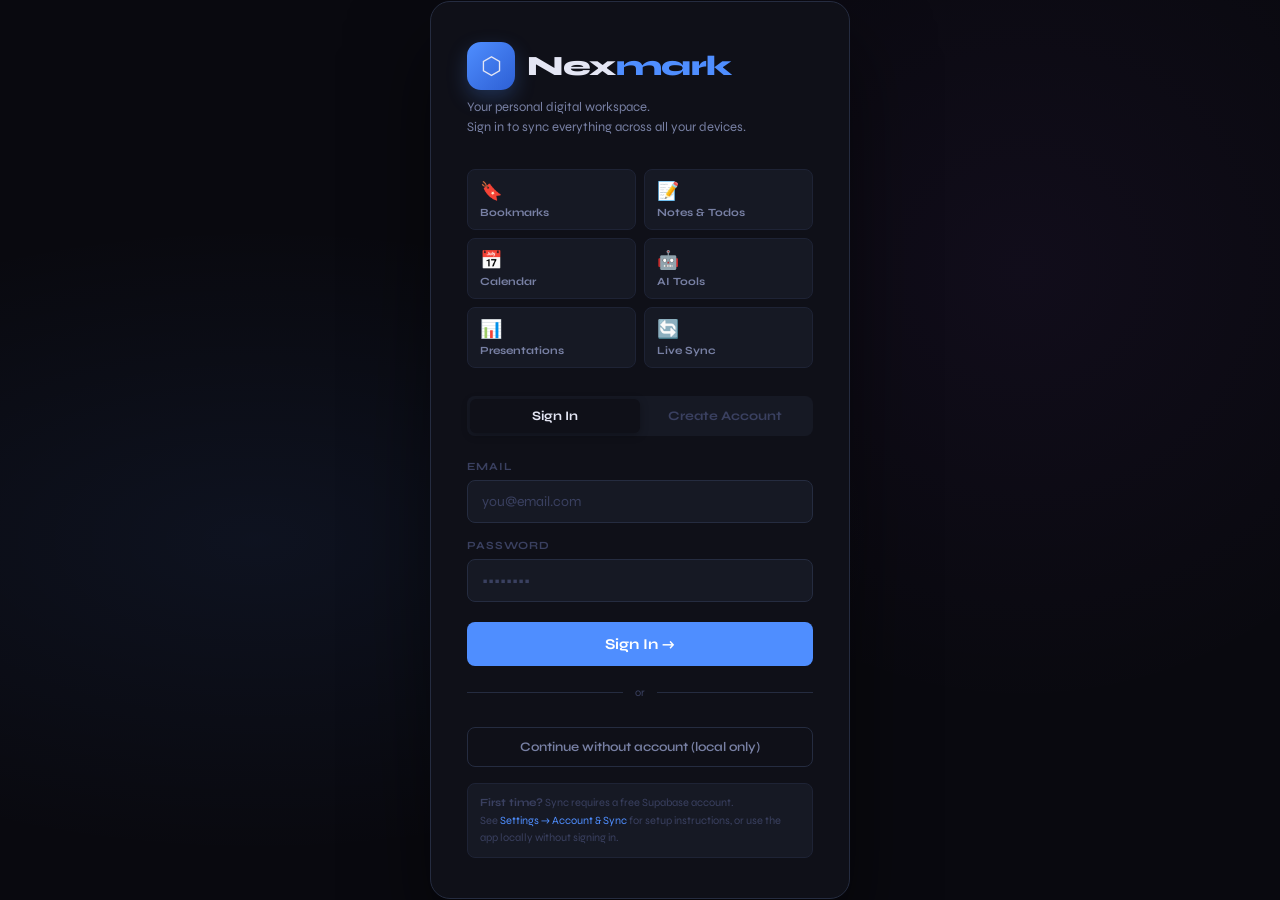
<file: login.html>
<!DOCTYPE html>
<html lang="en">
<head>
<meta charset="UTF-8"/>
<meta name="viewport" content="width=device-width, initial-scale=1.0"/>
<title>Nexmark — Sign In</title>
<link rel="preconnect" href="https://fonts.googleapis.com"/>
<link href="https://fonts.googleapis.com/css2?family=Syne:wght@400;600;700;800&family=Fira+Code:wght@400;500&display=swap" rel="stylesheet"/>
<style>
:root{
  --bg:#09090f;--bg2:#0f1018;--bg3:#161924;--bg4:#1c2133;
  --border:#1e2335;--border2:#252c40;
  --text:#e4e6f4;--text2:#7880a4;--text3:#3a4060;
  --accent:#4f8eff;--accent2:#2d5fd4;
  --green:#22d3a0;--red:#ff4f6e;
  --font:'Syne',sans-serif;--mono:'Fira Code',monospace;
  --r:12px;--r-sm:8px;--t:.16s cubic-bezier(.4,0,.2,1);
}
*,*::before,*::after{margin:0;padding:0;box-sizing:border-box}
html,body{height:100%;font-family:var(--font);background:var(--bg);color:var(--text)}
body{
  display:flex;align-items:center;justify-content:center;
  min-height:100vh;overflow-y:auto;padding:20px;
  background-image:
    radial-gradient(ellipse 70% 50% at 20% 60%,rgba(79,142,255,.07) 0%,transparent 70%),
    radial-gradient(ellipse 50% 70% at 80% 30%,rgba(168,85,247,.05) 0%,transparent 70%);
}

.card{
  width:100%;max-width:420px;
  background:var(--bg2);border:1px solid var(--border2);
  border-radius:20px;padding:40px 36px;
  box-shadow:0 40px 80px rgba(0,0,0,.5);
}
.logo{display:flex;align-items:center;gap:12px;margin-bottom:8px}
.logo-mark{
  width:48px;height:48px;border-radius:14px;
  background:linear-gradient(135deg,var(--accent),var(--accent2));
  display:flex;align-items:center;justify-content:center;
  font-size:24px;box-shadow:0 8px 20px rgba(79,142,255,.25);
}
.logo-text{font-size:28px;font-weight:800;letter-spacing:-.5px}
.logo-text span{color:var(--accent)}
.tagline{font-size:13px;color:var(--text2);margin-bottom:32px;line-height:1.5}
.tabs{display:flex;gap:0;margin-bottom:24px;background:var(--bg3);border-radius:var(--r-sm);padding:3px}
.tab{
  flex:1;padding:9px;text-align:center;border-radius:6px;
  font-size:13px;font-weight:700;cursor:pointer;
  transition:all var(--t);color:var(--text3);background:transparent;border:none;font-family:var(--font);
}
.tab.active{background:var(--bg2);color:var(--text);box-shadow:0 2px 8px rgba(0,0,0,.3)}
.form-group{margin-bottom:16px}
label{display:block;font-size:11px;font-weight:700;color:var(--text3);text-transform:uppercase;letter-spacing:.08em;margin-bottom:7px}
input{
  width:100%;background:var(--bg3);border:1px solid var(--border2);
  border-radius:var(--r-sm);padding:12px 14px;color:var(--text);
  font-family:var(--font);font-size:14px;outline:none;
  transition:border-color var(--t);
}
input:focus{border-color:var(--accent)}
input::placeholder{color:var(--text3)}
.btn{
  width:100%;padding:13px;border-radius:var(--r-sm);border:none;
  font-family:var(--font);font-size:15px;font-weight:700;
  cursor:pointer;transition:all var(--t);margin-top:4px;
}
.btn-primary{background:var(--accent);color:#fff}
.btn-primary:hover:not(:disabled){background:var(--accent2);transform:translateY(-1px);box-shadow:0 8px 24px rgba(79,142,255,.3)}
.btn-primary:disabled{opacity:.6;cursor:not-allowed}
.divider{display:flex;align-items:center;gap:12px;color:var(--text3);font-size:11px;margin:20px 0}
.divider::before,.divider::after{content:'';flex:1;height:1px;background:var(--border2)}
.error-msg{color:var(--red);font-size:13px;margin-top:10px;padding:10px 12px;background:rgba(255,79,110,.08);border-radius:var(--r-sm);border:1px solid rgba(255,79,110,.2);display:none}
.success-msg{color:var(--green);font-size:13px;margin-top:10px;padding:10px 12px;background:rgba(34,211,160,.08);border-radius:var(--r-sm);border:1px solid rgba(34,211,160,.2);display:none}
.loading{display:none;text-align:center;color:var(--text2);font-size:13px;padding:10px 0}
.spin{animation:spin 1s linear infinite;display:inline-block}
@keyframes spin{from{transform:rotate(0deg)}to{transform:rotate(360deg)}}
.features{display:grid;grid-template-columns:1fr 1fr;gap:8px;margin-bottom:28px}
.feature{background:var(--bg3);border-radius:var(--r-sm);padding:10px 12px;border:1px solid var(--border)}
.feature-icon{font-size:18px;margin-bottom:4px}
.feature-name{font-size:11px;font-weight:700;color:var(--text2)}
.setup-note{font-size:11px;color:var(--text3);line-height:1.6;margin-top:16px;padding:10px 12px;background:var(--bg3);border-radius:var(--r-sm);border:1px solid var(--border)}
.setup-note a{color:var(--accent);text-decoration:none}
.setup-note code{background:var(--bg4);padding:1px 4px;border-radius:3px;font-family:var(--mono);font-size:10px}
.offline-btn{
  width:100%;padding:11px;border-radius:var(--r-sm);
  background:transparent;border:1px solid var(--border2);
  color:var(--text2);font-family:var(--font);font-size:13px;font-weight:600;
  cursor:pointer;transition:all var(--t);margin-top:8px;
}
.offline-btn:hover{background:var(--bg3);color:var(--text);border-color:var(--accent)}
.page-hidden{display:none}
</style>
</head>
<body>
<div class="card">
  <!-- Logo -->
  <div class="logo">
    <div class="logo-mark">⬡</div>
    <div class="logo-text">Nex<span>mark</span></div>
  </div>
  <div class="tagline">Your personal digital workspace.<br/>Sign in to sync everything across all your devices.</div>

  <!-- Feature highlights -->
  <div class="features">
    <div class="feature"><div class="feature-icon">🔖</div><div class="feature-name">Bookmarks</div></div>
    <div class="feature"><div class="feature-icon">📝</div><div class="feature-name">Notes & Todos</div></div>
    <div class="feature"><div class="feature-icon">📅</div><div class="feature-name">Calendar</div></div>
    <div class="feature"><div class="feature-icon">🤖</div><div class="feature-name">AI Tools</div></div>
    <div class="feature"><div class="feature-icon">📊</div><div class="feature-name">Presentations</div></div>
    <div class="feature"><div class="feature-icon">🔄</div><div class="feature-name">Live Sync</div></div>
  </div>

  <!-- Auth tabs -->
  <div class="tabs">
    <button class="tab active" id="tab-signin" onclick="switchAuthTab('signin')">Sign In</button>
    <button class="tab" id="tab-signup" onclick="switchAuthTab('signup')">Create Account</button>
  </div>

  <!-- Sign In form -->
  <div id="form-signin">
    <div class="form-group">
      <label>Email</label>
      <input type="email" id="signin-email" placeholder="you@email.com" autocomplete="email"/>
    </div>
    <div class="form-group">
      <label>Password</label>
      <input type="password" id="signin-password" placeholder="••••••••" autocomplete="current-password"
             onkeydown="if(event.key==='Enter')doSignIn()"/>
    </div>
    <button class="btn btn-primary" id="signin-btn" onclick="doSignIn()">Sign In →</button>
    <div class="error-msg" id="signin-error"></div>
    <div class="loading" id="signin-loading"><span class="spin">⚙️</span> Signing in…</div>
  </div>

  <!-- Sign Up form -->
  <div id="form-signup" class="page-hidden">
    <div class="form-group">
      <label>Display Name</label>
      <input type="text" id="signup-name" placeholder="Your name" autocomplete="name"/>
    </div>
    <div class="form-group">
      <label>Email</label>
      <input type="email" id="signup-email" placeholder="you@email.com" autocomplete="email"/>
    </div>
    <div class="form-group">
      <label>Password <span style="color:var(--text3);font-weight:400;text-transform:none">(min 6 chars)</span></label>
      <input type="password" id="signup-password" placeholder="Choose a password" autocomplete="new-password"
             onkeydown="if(event.key==='Enter')doSignUp()"/>
    </div>
    <button class="btn btn-primary" id="signup-btn" onclick="doSignUp()">Create Account →</button>
    <div class="error-msg" id="signup-error"></div>
    <div class="success-msg" id="signup-success"></div>
    <div class="loading" id="signup-loading"><span class="spin">⚙️</span> Creating account…</div>
  </div>

  <div class="divider">or</div>
  <button class="offline-btn" onclick="useOffline()">Continue without account (local only)</button>

  <div class="setup-note">
    <strong>First time?</strong> Sync requires a free Supabase account.<br/>
    See <a href="index.html#settings" onclick="useOffline()">Settings → Account & Sync</a> for setup instructions, or use the app locally without signing in.
  </div>
</div>

<script>
// ── Config — reads saved Supabase credentials ──
let SBC = null;

async function initSupabase(){
  const url = localStorage.getItem('nx_sb_url');
  const key = localStorage.getItem('nx_sb_anon');
  if(!url || !key) return false;

  if(!window.supabase){
    await new Promise((res,rej)=>{
      const s=document.createElement('script');
      s.src='https://cdn.jsdelivr.net/npm/@supabase/supabase-js@2/dist/umd/supabase.js';
      s.onload=res;s.onerror=rej;
      document.head.appendChild(s);
    });
  }
  SBC = supabase.createClient(url, key);
  return true;
}

// Check if already signed in on load
window.addEventListener('load', async ()=>{
  const ok = await initSupabase().catch(()=>false);
  if(!ok) return; // no credentials — stay on login page
  const {data:{session}} = await SBC.auth.getSession().catch(()=>({data:{session:null}}));
  if(session){
    // Already signed in — go straight to app
    localStorage.setItem('nx_session_user', JSON.stringify({
      id: session.user.id,
      email: session.user.email,
      name: session.user.user_metadata?.name || session.user.email.split('@')[0],
    }));
    window.location.replace('index.html');
  }
});

function switchAuthTab(tab){
  document.getElementById('tab-signin').classList.toggle('active', tab==='signin');
  document.getElementById('tab-signup').classList.toggle('active', tab==='signup');
  document.getElementById('form-signin').classList.toggle('page-hidden', tab!=='signin');
  document.getElementById('form-signup').classList.toggle('page-hidden', tab!=='signup');
}

function showError(id, msg){ const el=document.getElementById(id); el.textContent=msg; el.style.display='block'; }
function hideError(id){ document.getElementById(id).style.display='none'; }
function showSuccess(id, msg){ const el=document.getElementById(id); el.textContent=msg; el.style.display='block'; }
function showLoading(id){ document.getElementById(id).style.display='block'; }
function hideLoading(id){ document.getElementById(id).style.display='none'; }

async function doSignIn(){
  const email = document.getElementById('signin-email').value.trim();
  const pass  = document.getElementById('signin-password').value;
  hideError('signin-error');
  if(!email || !pass){ showError('signin-error','Email and password are required.'); return; }

  const btn = document.getElementById('signin-btn');
  btn.disabled = true;
  showLoading('signin-loading');

  const ok = await initSupabase().catch(()=>false);
  if(!ok){
    hideLoading('signin-loading');btn.disabled=false;
    showError('signin-error','Supabase not configured. Set up in Settings first, or use "Continue without account".');
    return;
  }

  const {data, error} = await SBC.auth.signInWithPassword({email, password:pass});
  hideLoading('signin-loading'); btn.disabled=false;
  if(error){ showError('signin-error', error.message); return; }

  // Save session info
  const user = data.user;
  localStorage.setItem('nx_session_user', JSON.stringify({
    id: user.id, email: user.email,
    name: user.user_metadata?.name || user.email.split('@')[0],
  }));
  window.location.replace('index.html');
}

async function doSignUp(){
  const name  = document.getElementById('signup-name').value.trim();
  const email = document.getElementById('signup-email').value.trim();
  const pass  = document.getElementById('signup-password').value;
  hideError('signup-error'); hideSuccess('signup-success');

  if(!email || !pass){ showError('signup-error','Email and password are required.'); return; }
  if(pass.length < 6){ showError('signup-error','Password must be at least 6 characters.'); return; }

  const btn = document.getElementById('signup-btn');
  btn.disabled=true; showLoading('signup-loading');

  const ok = await initSupabase().catch(()=>false);
  if(!ok){
    hideLoading('signup-loading');btn.disabled=false;
    showError('signup-error','Configure Supabase first in Settings, then come back here.');
    return;
  }

  const {data, error} = await SBC.auth.signUp({
    email, password: pass,
    options: { data: { name: name || email.split('@')[0] } }
  });
  hideLoading('signup-loading'); btn.disabled=false;
  if(error){ showError('signup-error', error.message); return; }

  if(data.user && data.session){
    // Immediately signed in (email confirmation disabled)
    localStorage.setItem('nx_session_user', JSON.stringify({
      id: data.user.id, email: data.user.email,
      name: name || data.user.email.split('@')[0],
    }));
    window.location.replace('index.html');
  } else {
    // Email confirmation needed
    showSuccess('signup-success', '✓ Check your email to confirm your account, then sign in.');
    switchAuthTab('signin');
    document.getElementById('signin-email').value = email;
  }
}

function useOffline(){
  // Mark as offline user and go to app
  localStorage.setItem('nx_offline_mode','1');
  localStorage.removeItem('nx_session_user');
  window.location.replace('index.html');
}

function hideSuccess(id){ document.getElementById(id).style.display='none'; }
</script>
</body>
</html>
</file>
